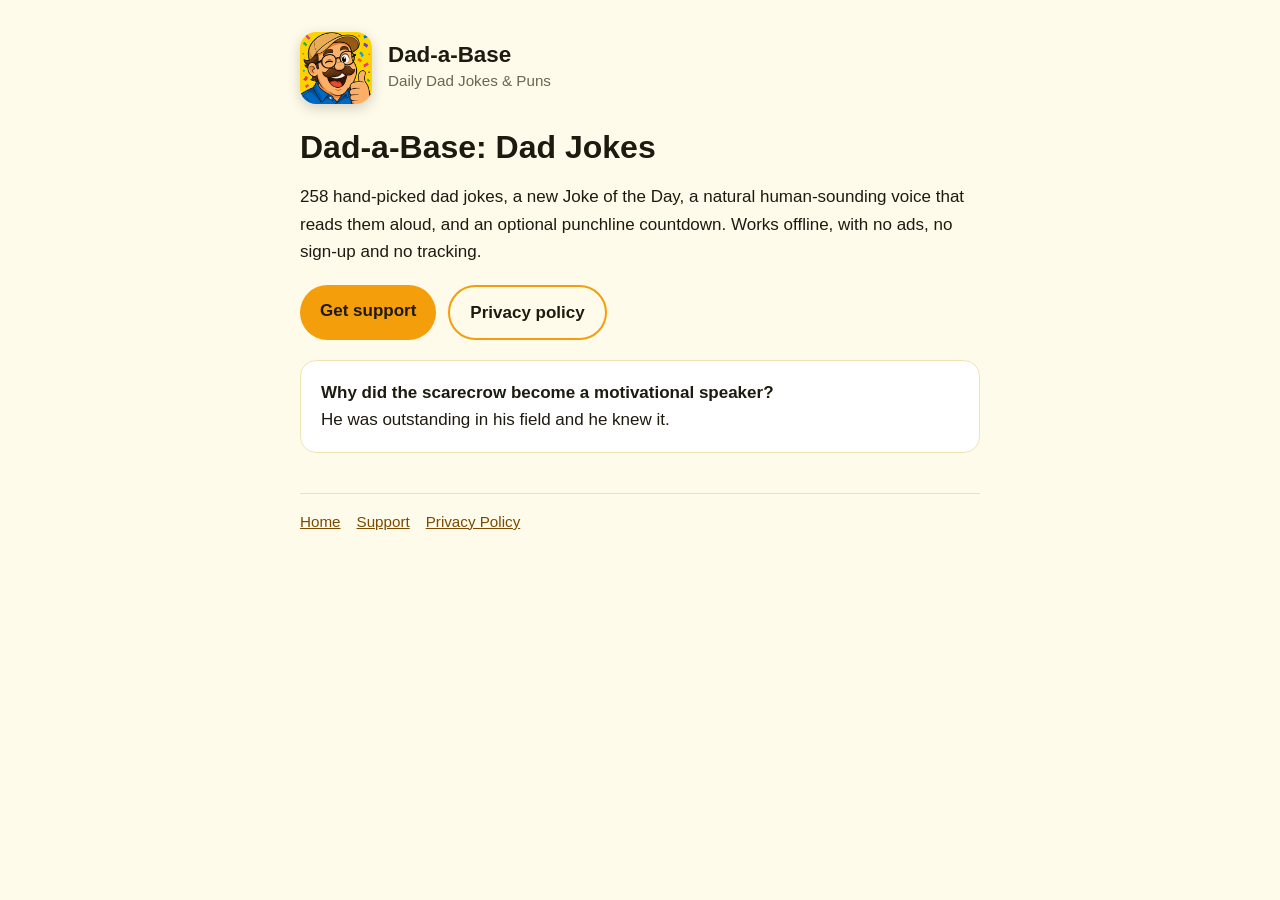
<file: index.html>
<!doctype html>
<html lang="en">
<head>
<meta charset="utf-8">
<meta name="viewport" content="width=device-width, initial-scale=1">
<title>Dad-a-Base: Dad Jokes</title>
<meta name="description" content="Dad-a-Base: 258 dad jokes with a human voice, a daily joke, favorites and more.">
<link rel="icon" href="icon.png">
<link rel="stylesheet" href="style.css">
</head>
<body>
<main>
<header class="brand"><img src="icon.png" alt="Dad-a-Base app icon"><div><div class="name">Dad-a-Base</div><div class="tag">Daily Dad Jokes &amp; Puns</div></div></header>
<h1>Dad-a-Base: Dad Jokes</h1>
<p>258 hand-picked dad jokes, a new Joke of the Day, a natural human-sounding voice that reads them aloud, and an optional punchline countdown. Works offline, with no ads, no sign-up and no tracking.</p>
<div class="btns"><a class="btn" href="support.html">Get support</a><a class="btn alt" href="privacy.html">Privacy policy</a></div>
<div class="card"><strong>Why did the scarecrow become a motivational speaker?</strong><br>He was outstanding in his field and he knew it.</div>
<nav class="foot"><a href="index.html">Home</a><a href="support.html">Support</a><a href="privacy.html">Privacy Policy</a></nav>
</main>
</body>
</html>
</file>
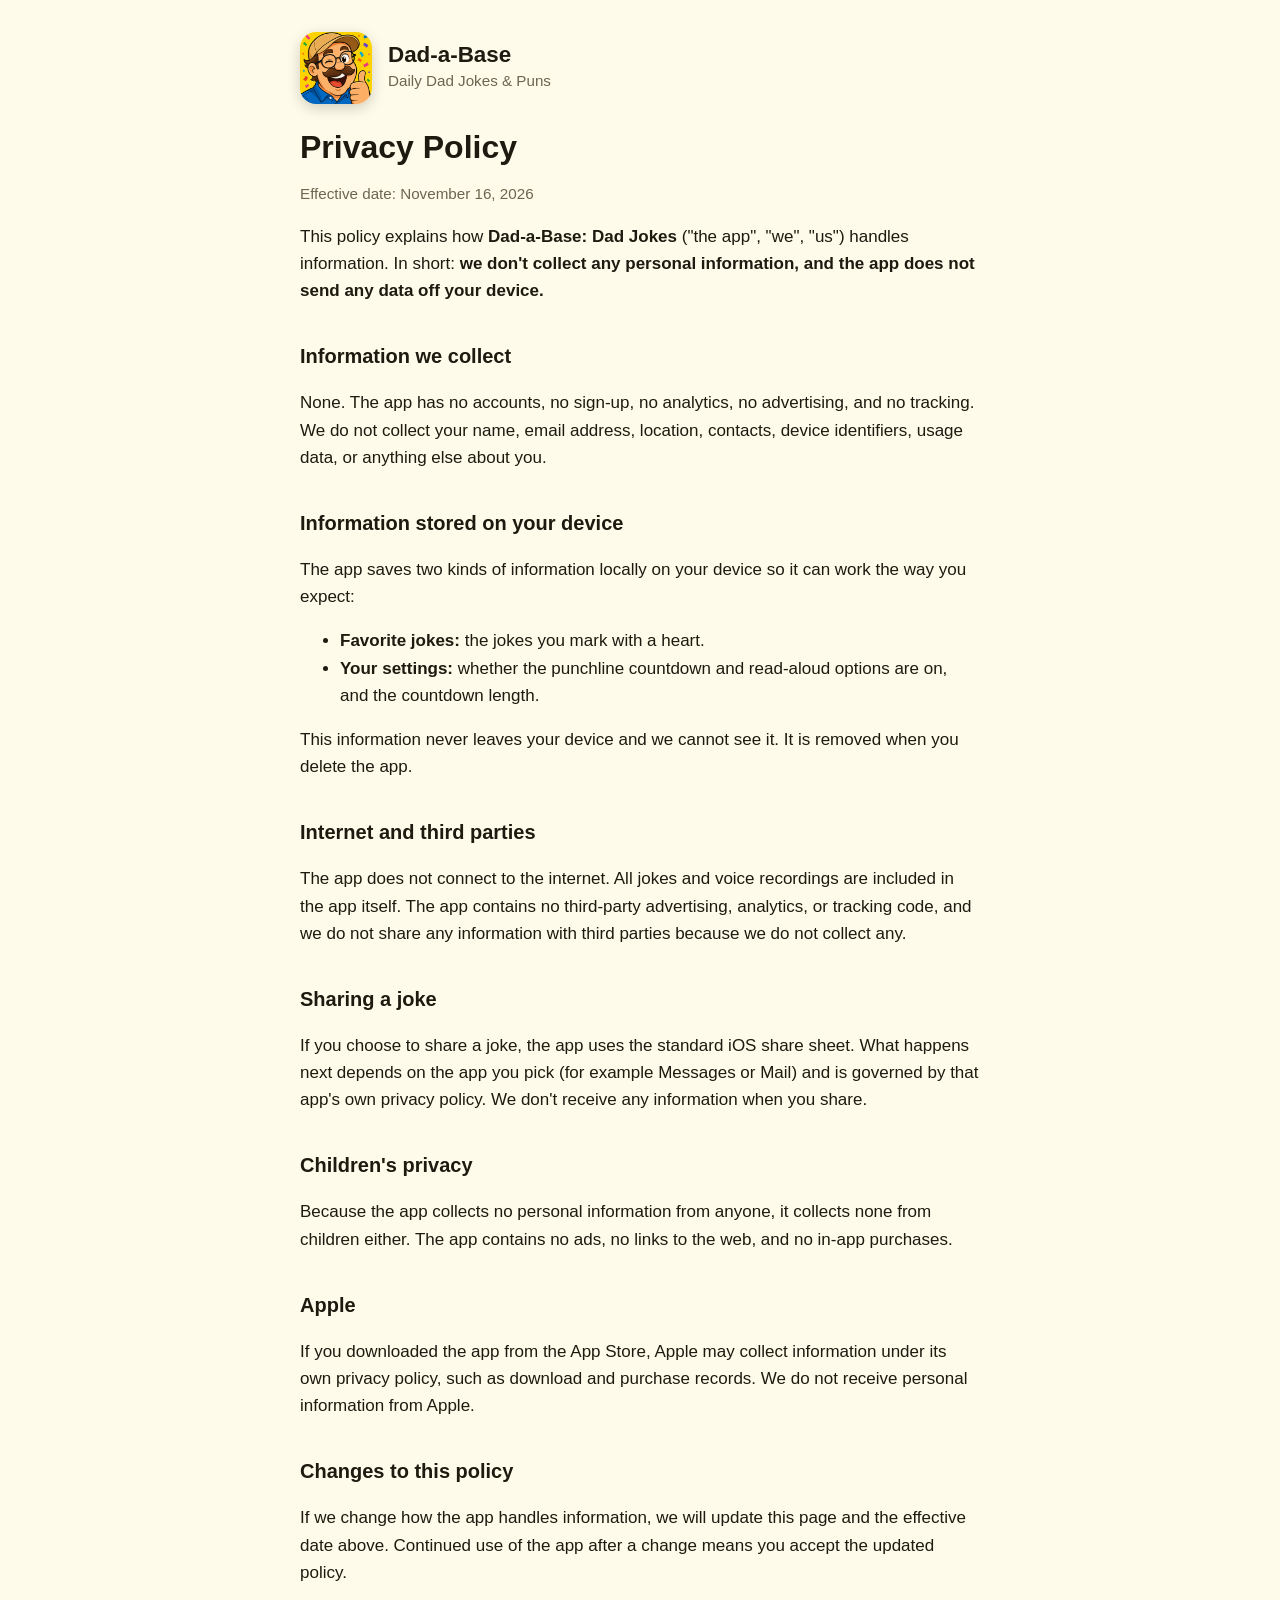
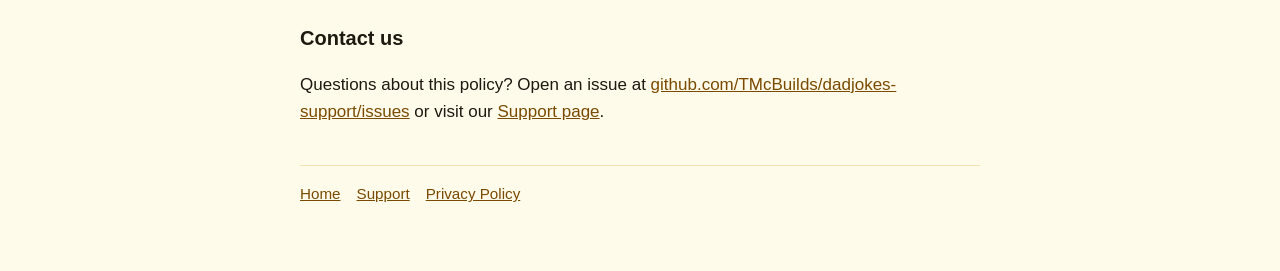
<file: privacy.html>
<!doctype html>
<html lang="en">
<head>
<meta charset="utf-8">
<meta name="viewport" content="width=device-width, initial-scale=1">
<title>Dad-a-Base Privacy Policy</title>
<meta name="description" content="Privacy policy for the Dad-a-Base: Dad Jokes iPhone and iPad app.">
<link rel="icon" href="icon.png">
<link rel="stylesheet" href="style.css">
</head>
<body>
<main>
<header class="brand"><img src="icon.png" alt="Dad-a-Base app icon"><div><div class="name">Dad-a-Base</div><div class="tag">Daily Dad Jokes &amp; Puns</div></div></header>
<h1>Privacy Policy</h1>
<p class="muted">Effective date: November 16, 2026</p>

<p>This policy explains how <strong>Dad-a-Base: Dad Jokes</strong> ("the app", "we", "us") handles information. In short: <strong>we don't collect any personal information, and the app does not send any data off your device.</strong></p>

<h2>Information we collect</h2>
<p>None. The app has no accounts, no sign-up, no analytics, no advertising, and no tracking. We do not collect your name, email address, location, contacts, device identifiers, usage data, or anything else about you.</p>

<h2>Information stored on your device</h2>
<p>The app saves two kinds of information locally on your device so it can work the way you expect:</p>
<ul>
<li><strong>Favorite jokes:</strong> the jokes you mark with a heart.</li>
<li><strong>Your settings:</strong> whether the punchline countdown and read-aloud options are on, and the countdown length.</li>
</ul>
<p>This information never leaves your device and we cannot see it. It is removed when you delete the app.</p>

<h2>Internet and third parties</h2>
<p>The app does not connect to the internet. All jokes and voice recordings are included in the app itself. The app contains no third-party advertising, analytics, or tracking code, and we do not share any information with third parties because we do not collect any.</p>

<h2>Sharing a joke</h2>
<p>If you choose to share a joke, the app uses the standard iOS share sheet. What happens next depends on the app you pick (for example Messages or Mail) and is governed by that app's own privacy policy. We don't receive any information when you share.</p>

<h2>Children's privacy</h2>
<p>Because the app collects no personal information from anyone, it collects none from children either. The app contains no ads, no links to the web, and no in-app purchases.</p>

<h2>Apple</h2>
<p>If you downloaded the app from the App Store, Apple may collect information under its own privacy policy, such as download and purchase records. We do not receive personal information from Apple.</p>

<h2>Changes to this policy</h2>
<p>If we change how the app handles information, we will update this page and the effective date above. Continued use of the app after a change means you accept the updated policy.</p>

<h2>Contact us</h2>
<p>Questions about this policy? Open an issue at <a href="https://github.com/TMcBuilds/dadjokes-support/issues">github.com/TMcBuilds/dadjokes-support/issues</a> or visit our <a href="support.html">Support page</a>.</p>
<nav class="foot"><a href="index.html">Home</a><a href="support.html">Support</a><a href="privacy.html">Privacy Policy</a></nav>
</main>
</body>
</html>
</file>
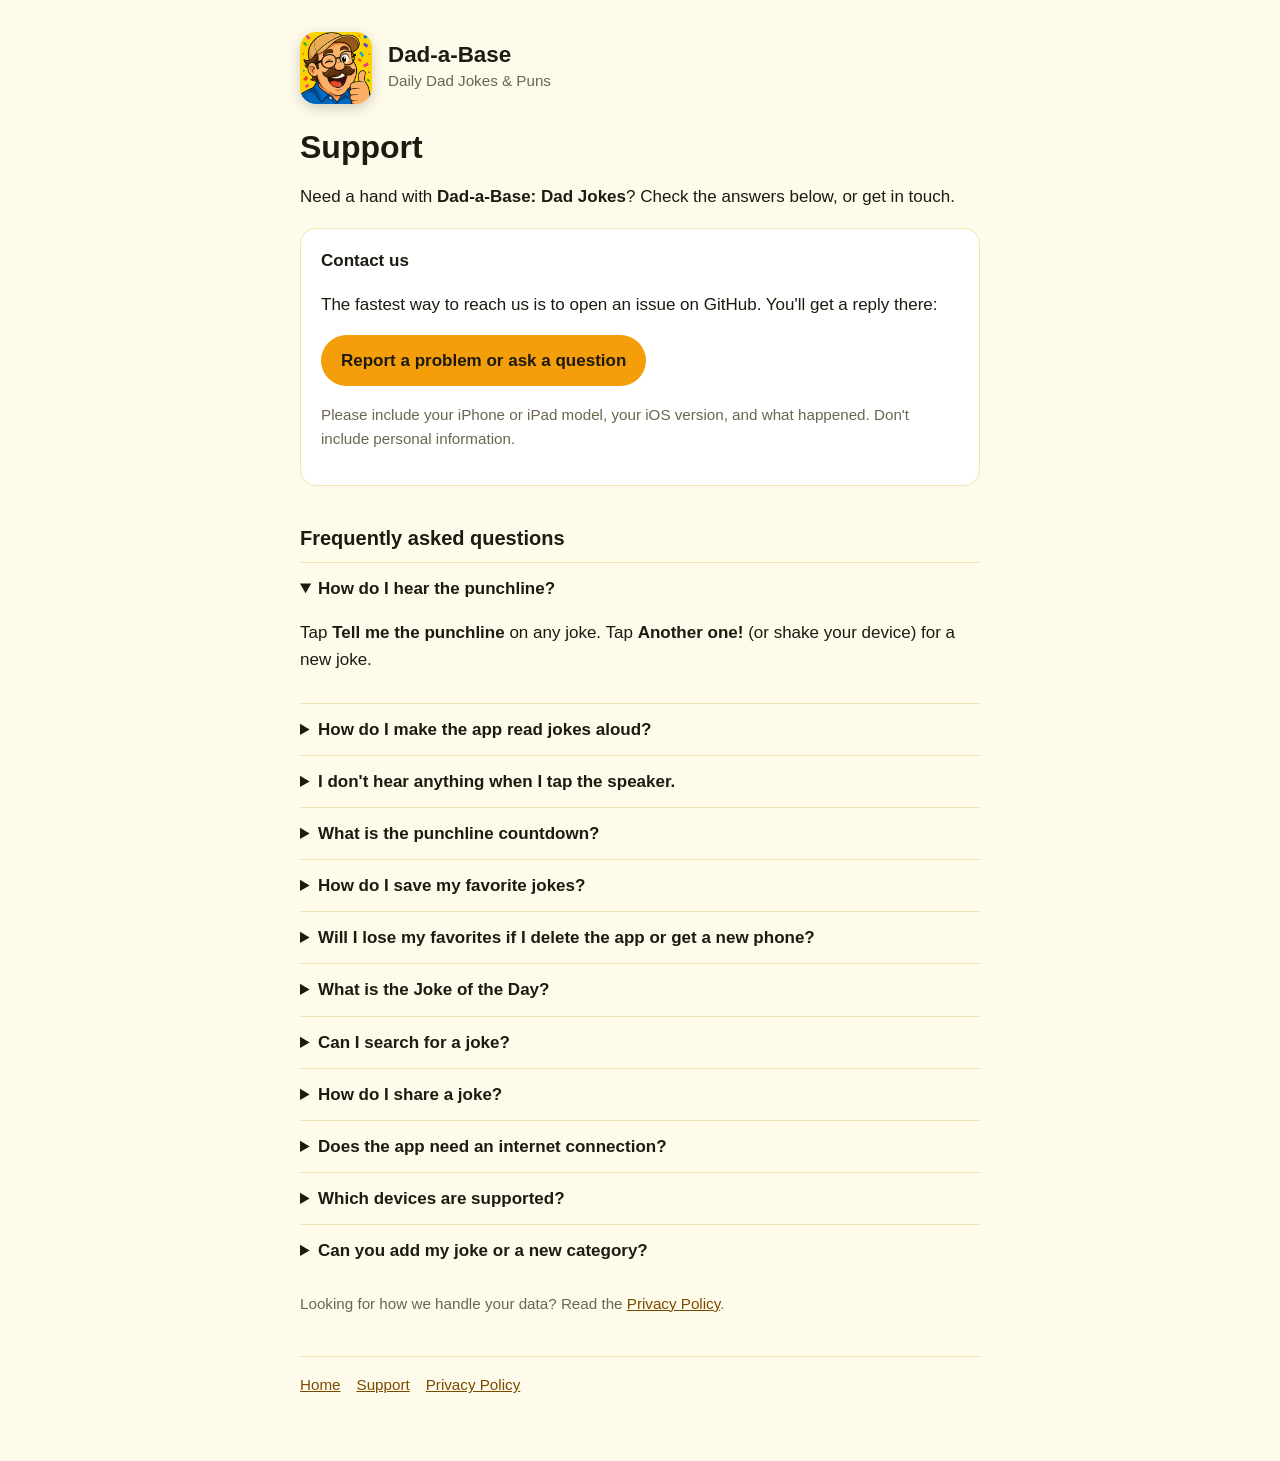
<file: support.html>
<!doctype html>
<html lang="en">
<head>
<meta charset="utf-8">
<meta name="viewport" content="width=device-width, initial-scale=1">
<title>Dad-a-Base Support</title>
<meta name="description" content="Help and contact information for the Dad-a-Base: Dad Jokes iPhone and iPad app.">
<link rel="icon" href="icon.png">
<link rel="stylesheet" href="style.css">
</head>
<body>
<main>
<header class="brand"><img src="icon.png" alt="Dad-a-Base app icon"><div><div class="name">Dad-a-Base</div><div class="tag">Daily Dad Jokes &amp; Puns</div></div></header>
<h1>Support</h1>
<p>Need a hand with <strong>Dad-a-Base: Dad Jokes</strong>? Check the answers below, or get in touch.</p>

<div class="card">
<strong>Contact us</strong>
<p>The fastest way to reach us is to open an issue on GitHub. You'll get a reply there:</p>
<p><a class="btn" href="https://github.com/TMcBuilds/dadjokes-support/issues">Report a problem or ask a question</a></p>
<p class="muted">Please include your iPhone or iPad model, your iOS version, and what happened. Don't include personal information.</p>
</div>

<h2>Frequently asked questions</h2>

<details open><summary>How do I hear the punchline?</summary>
<p>Tap <strong>Tell me the punchline</strong> on any joke. Tap <strong>Another one!</strong> (or shake your device) for a new joke.</p></details>

<details><summary>How do I make the app read jokes aloud?</summary>
<p>Tap the speaker icon on any joke to hear it. To have every joke read automatically, open <strong>Settings</strong> (the gear icon at the top left of the main screen) and turn on <strong>Read jokes aloud</strong>. The voice is built into the app, so it works without an internet connection.</p></details>

<details><summary>I don't hear anything when I tap the speaker.</summary>
<p>Turn up your volume and make sure the device isn't connected to a Bluetooth speaker that's switched off. The app plays audio even when the ring/silent switch is on silent. If it still doesn't work, force-quit the app and open it again, then let us know on GitHub.</p></details>

<details><summary>What is the punchline countdown?</summary>
<p>In <strong>Settings</strong>, turn on <strong>Countdown to punchline</strong> and choose 3, 5 or 10 seconds. The punchline appears when the countdown ends. Tap <strong>Show it now</strong> to skip ahead at any time.</p></details>

<details><summary>How do I save my favorite jokes?</summary>
<p>Tap the heart on a joke. Your saved jokes appear in the <strong>Favorites</strong> tab. Swipe a joke to the left in that list to remove it.</p></details>

<details><summary>Will I lose my favorites if I delete the app or get a new phone?</summary>
<p>Favorites and settings are stored only on your device, because the app doesn't use accounts or cloud storage. Deleting the app removes them, and they don't transfer automatically to a new device unless you restore it from a device backup.</p></details>

<details><summary>What is the Joke of the Day?</summary>
<p>Tap the calendar icon at the top right of the main screen. It shows one joke per calendar day, and it's the same joke for everyone.</p></details>

<details><summary>Can I search for a joke?</summary>
<p>Yes. Open the <strong>Browse</strong> tab and use the search bar. It searches both the setup and the punchline. You can also browse by category.</p></details>

<details><summary>How do I share a joke?</summary>
<p>Tap the share icon on any joke and pick Messages, Mail, or any other app.</p></details>

<details><summary>Does the app need an internet connection?</summary>
<p>No. All jokes and voice recordings are included in the app.</p></details>

<details><summary>Which devices are supported?</summary>
<p>iPhone and iPad running iOS 18 or later.</p></details>

<details><summary>Can you add my joke or a new category?</summary>
<p>We'd love to hear your ideas. Send suggestions through the GitHub link above.</p></details>

<p class="muted">Looking for how we handle your data? Read the <a href="privacy.html">Privacy Policy</a>.</p>
<nav class="foot"><a href="index.html">Home</a><a href="support.html">Support</a><a href="privacy.html">Privacy Policy</a></nav>
</main>
</body>
</html>
</file>
<file: style.css>
:root{--bg:#fffbea;--card:#ffffff;--ink:#1d1a10;--muted:#6b6650;--accent:#f59e0b;--accent-ink:#7a4a00;--line:#f1e4b3}
@media (prefers-color-scheme:dark){:root{--bg:#14120a;--card:#1f1c10;--ink:#f7f3e0;--muted:#b9b394;--accent:#fbbf24;--accent-ink:#fcd34d;--line:#3a3519}}
*{box-sizing:border-box}
body{margin:0;background:var(--bg);color:var(--ink);font:17px/1.6 -apple-system,BlinkMacSystemFont,"Segoe UI",Roboto,Helvetica,Arial,sans-serif}
main{max-width:720px;margin:0 auto;padding:32px 20px 64px}
header.brand{display:flex;align-items:center;gap:16px;margin-bottom:24px}
header.brand img{width:72px;height:72px;border-radius:16px;box-shadow:0 4px 14px rgba(0,0,0,.18)}
header.brand .name{font-size:1.4rem;font-weight:800;line-height:1.2}
header.brand .tag{color:var(--muted);font-size:.95rem}
h1{font-size:2rem;line-height:1.2;margin:.2em 0 .4em}
h2{font-size:1.25rem;margin:1.8em 0 .4em}
p,li{color:var(--ink)}
.muted{color:var(--muted);font-size:.95rem}
a{color:var(--accent-ink)}
.card{background:var(--card);border:1px solid var(--line);border-radius:16px;padding:18px 20px;margin:16px 0}
.btns{display:flex;flex-wrap:wrap;gap:12px;margin:20px 0}
.btn{display:inline-block;background:var(--accent);color:#1d1a10;font-weight:700;text-decoration:none;padding:12px 20px;border-radius:999px}
.btn.alt{background:transparent;border:2px solid var(--accent);color:var(--ink)}
details{border-top:1px solid var(--line);padding:12px 0}
summary{cursor:pointer;font-weight:600}
nav.foot{margin-top:40px;padding-top:16px;border-top:1px solid var(--line);font-size:.95rem;color:var(--muted)}
nav.foot a{margin-right:16px}
</file>
